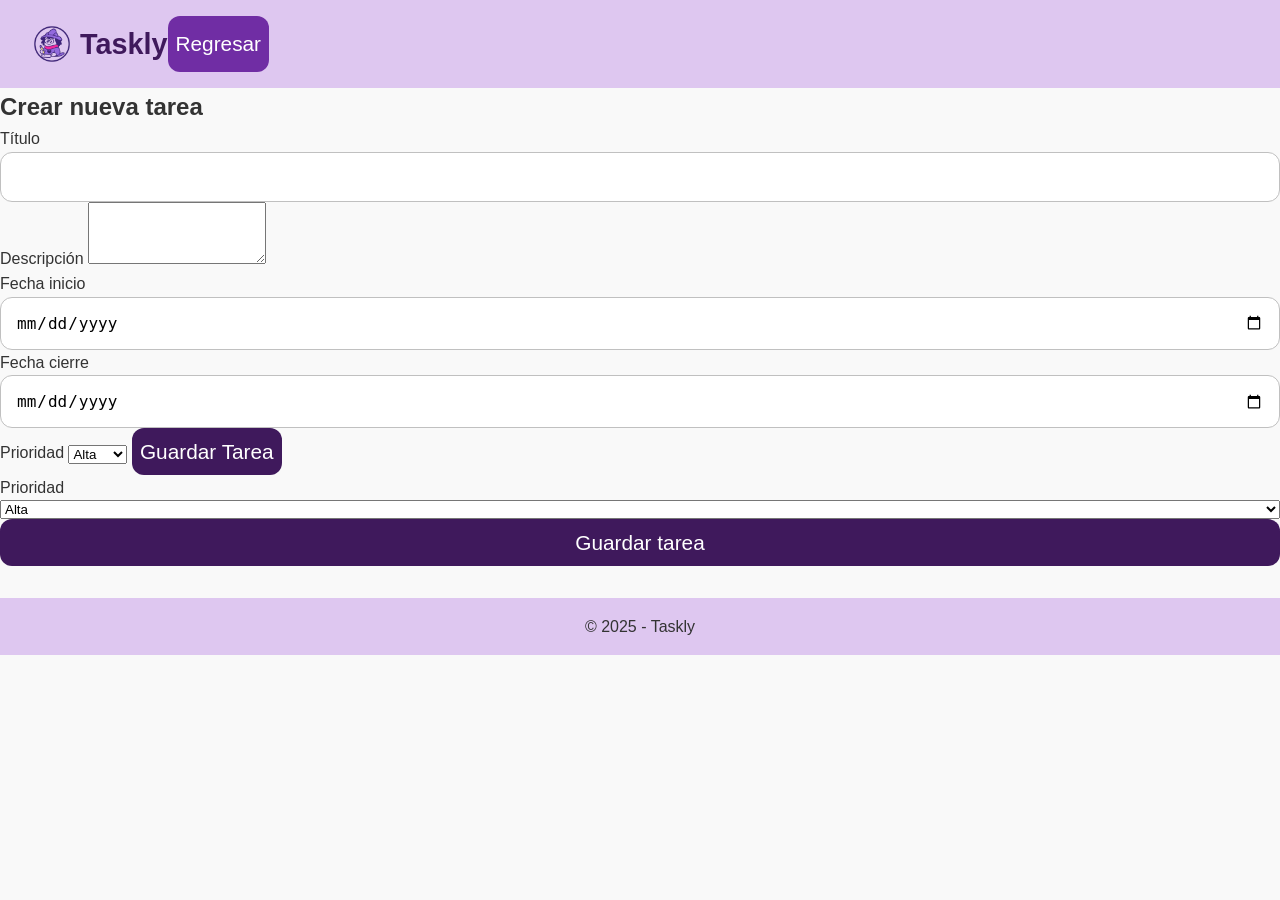
<file: add-task.html>
<!DOCTYPE html>
<html lang="es">
<head>
  <meta charset="UTF-8" />
  <meta name="viewport" content="width=device-width, initial-scale=1.0" />
  <title>add-task</title>
  <link rel="stylesheet" href="css/styles.css" />
</head>
<body>
  <!-- Header -->
  <header class="header">
    <div class="logo">
      <img src="assets/img/favicon.png" alt="Logo Taskly">
      <h1>Taskly</h1>
    </div>
    <a href="dashboard.html" class="btn-secondary">Regresar</a>
  </header>

  <!-- Formulario Crear Tarea -->
<main class="form-container">
  <h2>Crear nueva tarea</h2>
  <form id="taskForm" class="task-form">
    <label for="titulo">Título</label>
    <input type="text" id="titulo" required>

    <label for="descripcion">Descripción</label>
    <textarea id="descripcion" rows="4" required></textarea>

    <div class="form-row">
      <div>
        <label for="fechaInicio">Fecha inicio</label>
        <input type="date" id="fechaInicio" required>
      </div>
      <div>
        <label for="fechaCierre">Fecha cierre</label>
        <input type="date" id="fechaCierre" required>
      </div>
    </div>

    <label for="prioridad">Prioridad</label>
    <select id="prioridad" required>
      <option value="Alta">Alta</option>
      <option value="Media">Media</option>
      <option value="Baja">Baja</option>
    </select>

    <button type="submit" class="btn-primary">Guardar Tarea</button>
  </form>
</main>

      <!-- Prioridad -->
      <label for="prioridad">Prioridad</label>
      <select id="prioridad" name="prioridad">
        <option value="alta">Alta</option>
        <option value="media">Media</option>
        <option value="baja">Baja</option>
      </select>

      <!-- Botón -->
      <button type="submit" class="btn-primary">Guardar tarea</button>
    </form>
  </main>

  <!-- Footer -->
  <footer>
    <p>© 2025 - Taskly</p>
  </footer>
</body>
</html>
</file>
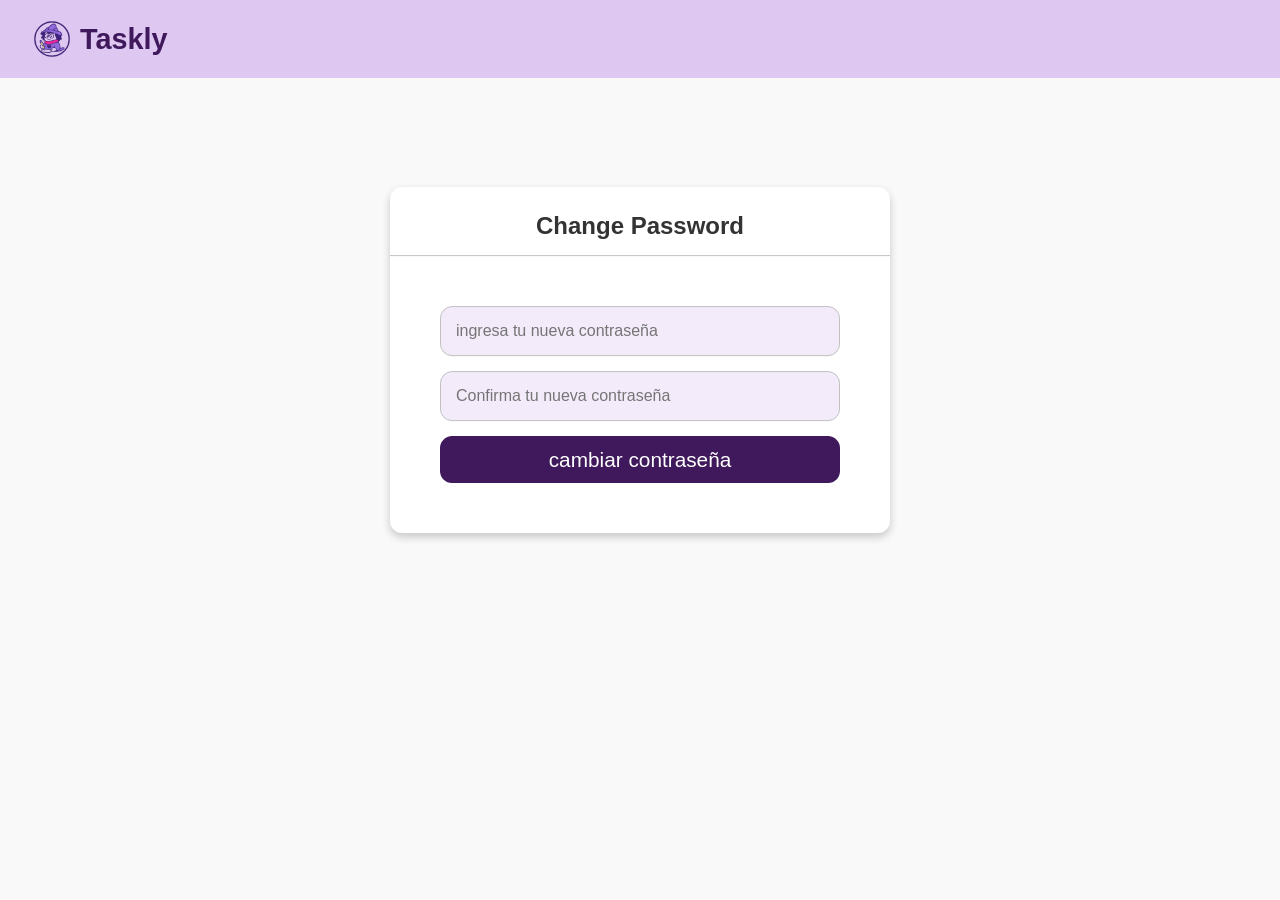
<file: confirmPassword.html>
<!DOCTYPE html>
<html lang="en">
<head>
    <meta charset="UTF-8">
    <meta name="viewport" content="width=device-width, initial-scale=1.0">
    <title>Taskly - Change Password</title>
    <link rel="stylesheet" href="css/styles.css" />
</head>
<body>
    <header>
        <div class="logo">
      <img src="assets/img/favicon.png" alt="Logo Taskly">
      <h1>Taskly</h1>
        </div>
    
    </header>

    <main class="recoverPassword">
        <h2>Change Password</h2>
        <form action="#" method="POST">
            <div>
                <div></div>
                <input type="password" id="new-password" name="new-password" required placeholder="ingresa tu nueva contraseña">
            </div>
            
            <div>
                <div></div>
                <input type="password" id="confirm-password" name="confirm-password" required placeholder="Confirma tu nueva contraseña">
            </div>
            <button type="submit" class="btn-primary">cambiar contraseña</button>
        </form>
    </main>

</body>
</html>
</file>
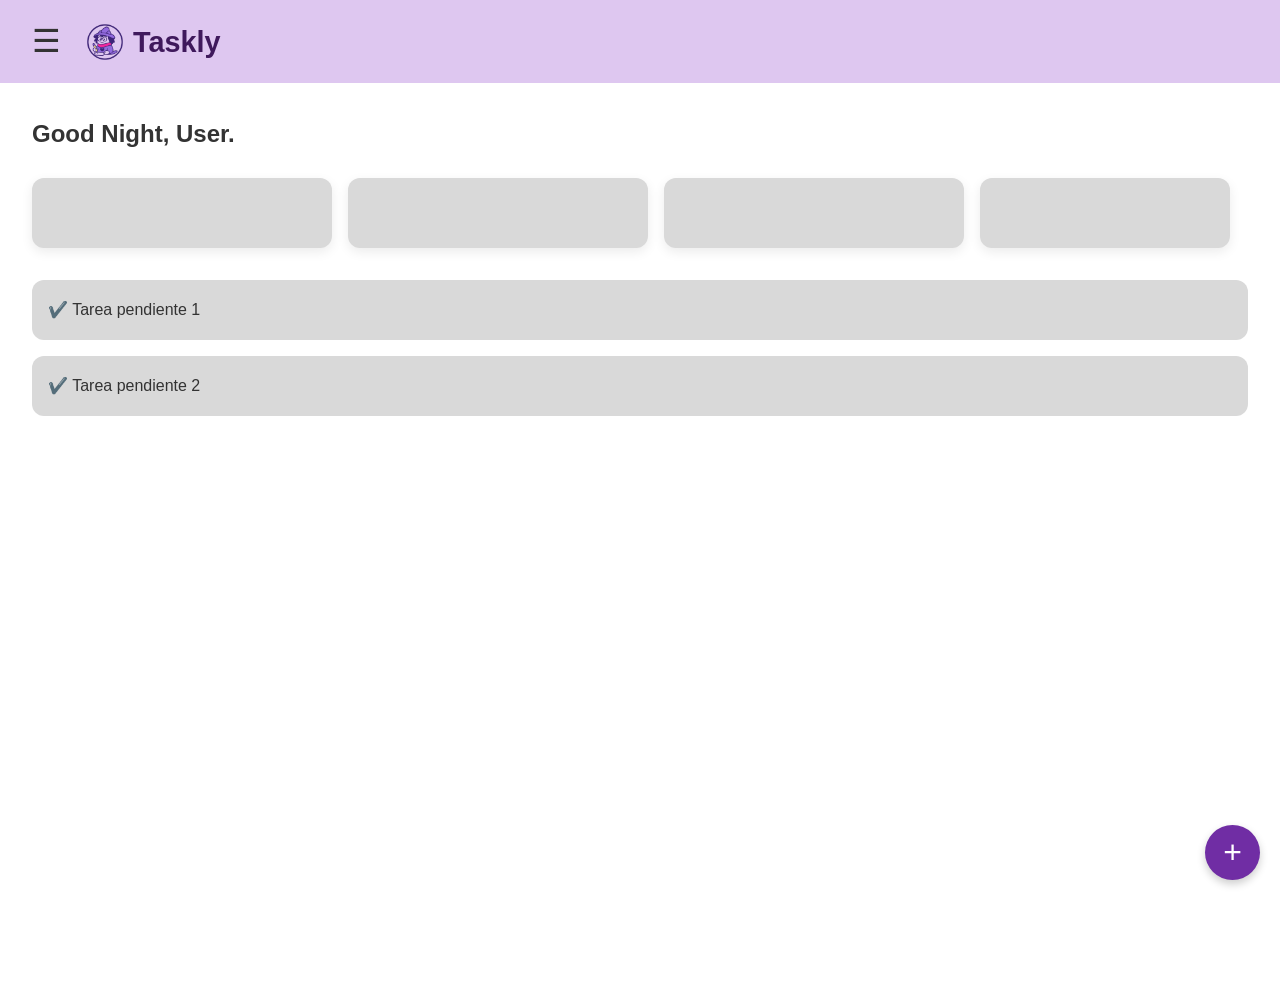
<file: dashboard.html>
<!DOCTYPE html>
<html lang="en">
<head>
    <meta charset="UTF-8">
    <meta name="viewport" content="width=device-width, initial-scale=1.0">
    <title>Taskly - Dashboard</title>
    <link rel="stylesheet" href="css/styles.css" />
    <script src="js/app.js"></script>
</head>
<body>
    <!-- Header -->
    <header>
        <div class="hamburger" onclick="toggleSidebar()">☰</div>
        <div class="logo">
            <img src="assets/img/favicon.png" alt="Logo Taskly">
            <h1>Taskly</h1>
        </div>
        
    </header>
    
  <div class="layout">
    <!-- Sidebar -->
    <div class="sidebar" id="sidebar">
      <div>
        <div class="profile">👤 User</div>
        <div class="menu">
          <a href="add-task.html">➕ Agregar tarea</a>
          <a href="#">📅 Calendario</a>
          <a href="kanban.html">🙂 Mis tareas</a>
        </div>
      </div>
      <div class="bottom">
        <a href="#">⚙️ Configuración</a>
        <a href="index.html" onclick="return confirmarLogout()">↩️ Cerrar Sesión</a>
      </div>
    </div>

    <!-- Main -->
    <div class="main">
      <h2>Good Night, User.</h2>
      <div class="cards">
        <div class="card"></div>
        <div class="card"></div>
        <div class="card"></div>
        <div class="card small"></div>
      </div>
      <div class="task">✔️ Tarea pendiente 1</div>
      <div class="task">✔️ Tarea pendiente 2</div>
    </div>
  </div>

  <!-- Floating button -->
  <div class="fab" onclick="window.location.href='add-task.html'">+</div>


  <script>
    function toggleSidebar() {
      document.getElementById("sidebar").classList.toggle("active");
    }
    </script>


    

    
</body>
</html>
</file>
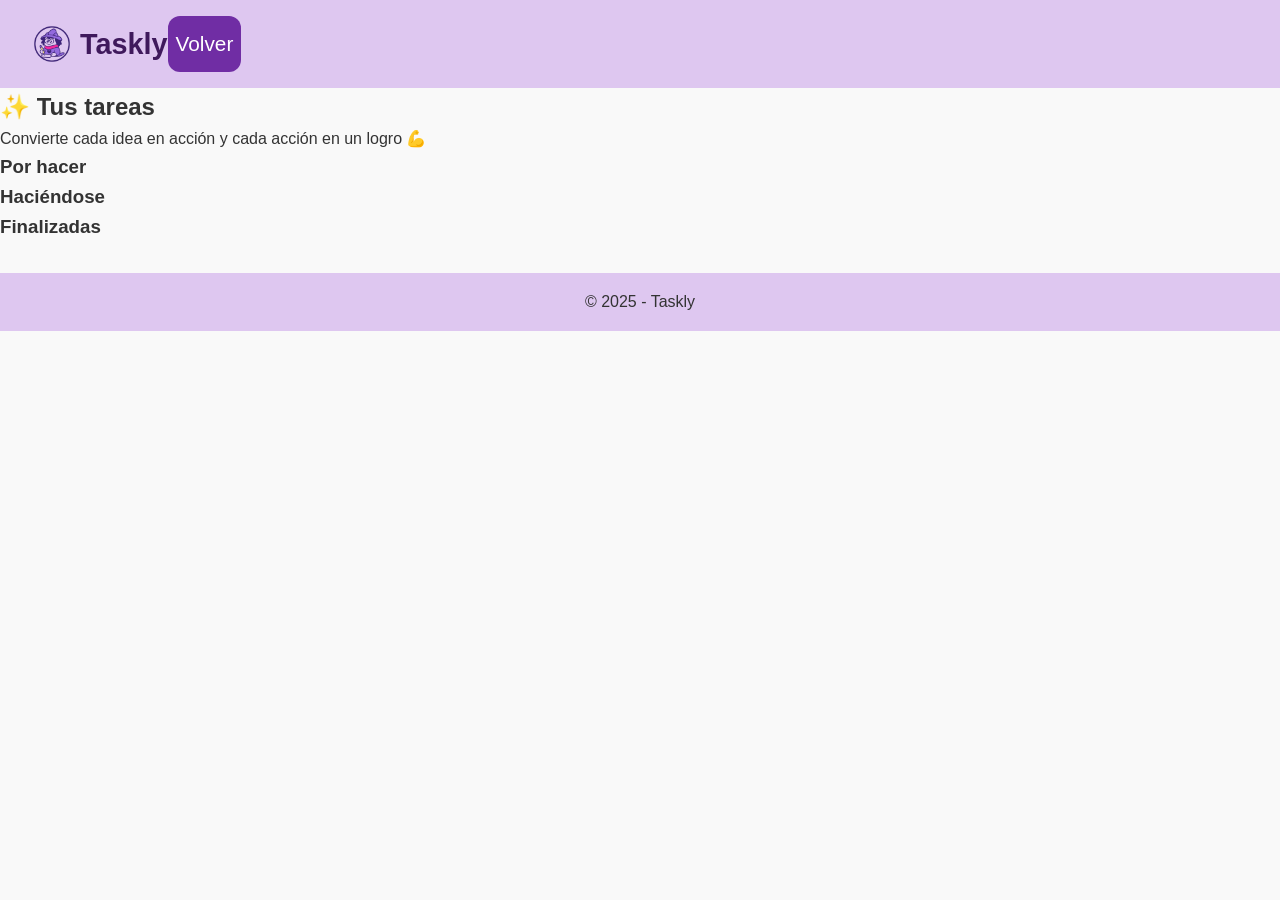
<file: kanban.html>
<!DOCTYPE html>
<html lang="es">
<head>
  <meta charset="UTF-8">
  <meta name="viewport" content="width=device-width, initial-scale=1.0">
  <title>Taskly - Kanban</title>
  <link rel="stylesheet" href="css/styles.css" />
</head>
<body>
  <!-- Header -->
  <header>
    <div class="logo">
      <img src="assets/img/favicon.png" alt="Logo Taskly">
      <h1>Taskly</h1>
    </div>

  <a href="dashboard.html" class="btn-secondary back-btn"> Volver</a>
</header>
  </header>

  <!-- Kanban board -->
<main class="kanban-container">
  <h2 class="kanban-title">✨ Tus tareas</h2>
  <p class="kanban-subtitle">Convierte cada idea en acción y cada acción en un logro 💪</p>
    

  <div class="kanban">
    <div class="kanban-column" id="todo">
      <h3>Por hacer</h3>
    </div>
    <div class="kanban-column" id="in-progress">
      <h3>Haciéndose</h3>
    </div>
    <div class="kanban-column" id="done">
      <h3>Finalizadas</h3>
    </div>
  </div>
</main>

  <!-- Footer -->
  <footer>
    <p>© 2025 - Taskly</p>
  </footer>

  <script src="js/app.js"></script>
</body>
</html>
</file>
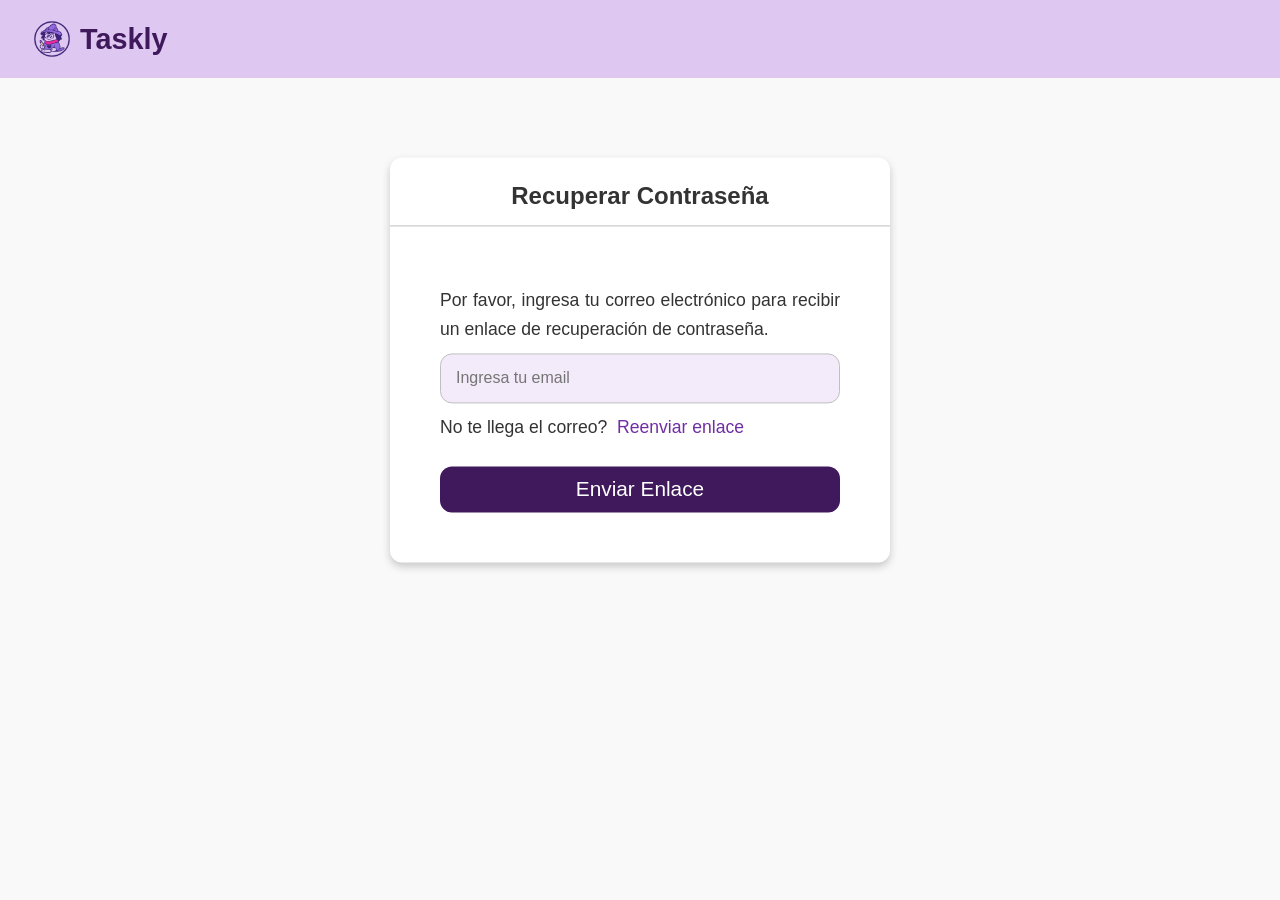
<file: recoverPassword.html>
<!DOCTYPE html>
<html lang="en">
<head>
    <meta charset="UTF-8">
    <meta name="viewport" content="width=device-width, initial-scale=1.0">
    <title>Taskly - Recover Password</title>
    <link rel="stylesheet" href="css/styles.css" />
</head>
<body>
    <header>
        <div class="logo">
      <img src="assets/img/favicon.png" alt="Logo Taskly">
      <h1>Taskly</h1>
        </div>
    
    </header>

    <main class="recoverPassword">
        <h2>Recuperar Contraseña</h2>
        <form action="#" method="POST">
            <div>
                <div class="recoverPasswordMessage">Por favor, ingresa tu correo electrónico para recibir un enlace de recuperación de contraseña.</div>
                
                <input type="email" id="email" name="email" required placeholder="Ingresa tu email">
                <div class="recoverPasswordMessage"> No te llega el correo? <a href="#" class="link">Reenviar enlace </a></div>

            </div>
            <button type="submit" class="btn-primary">Enviar Enlace</button>

        </form>
        
    </main>

</body>
</html>
</file>
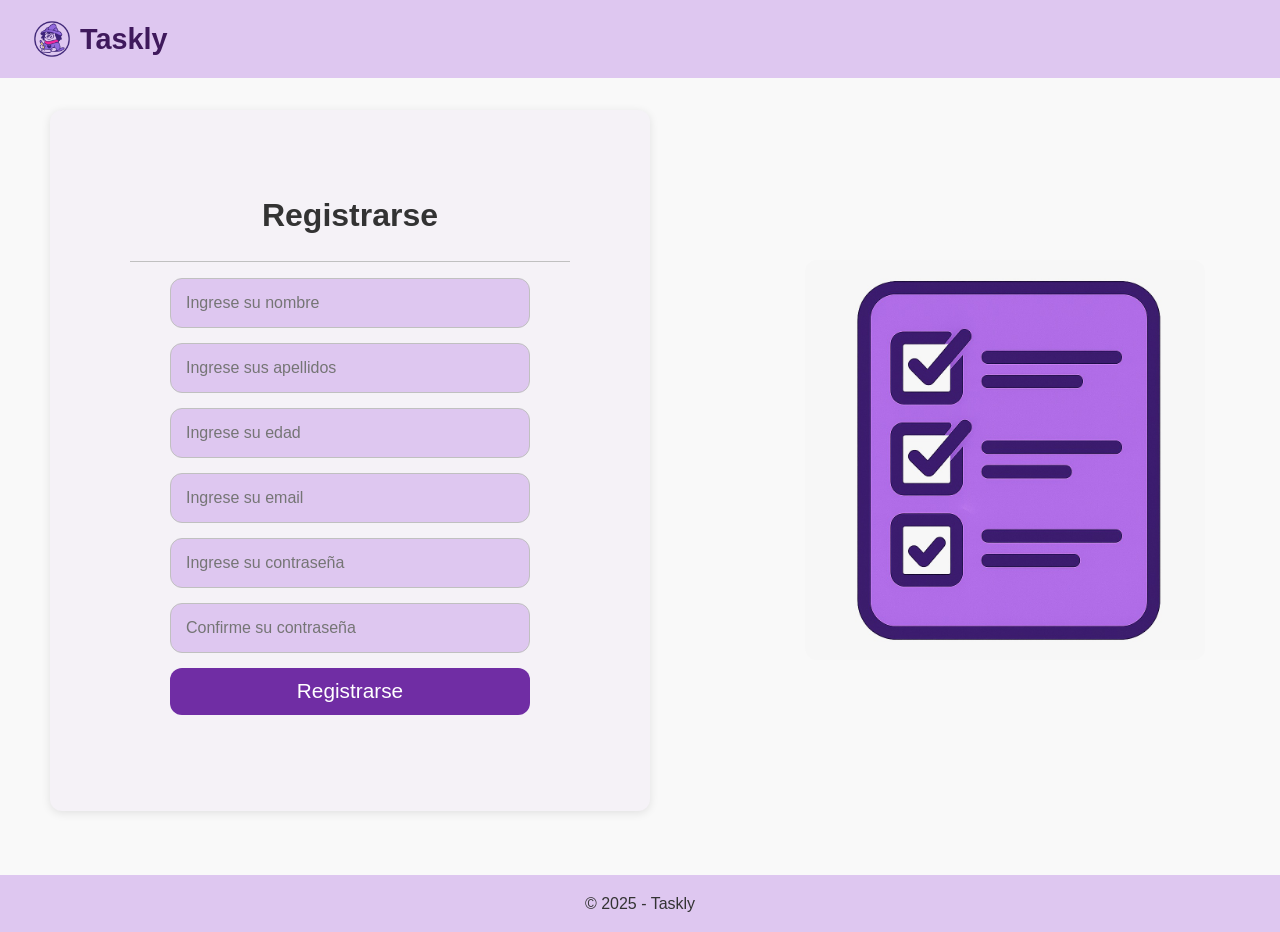
<file: register.html>
<!DOCTYPE html>
<html lang="en">
<head>
    <meta charset="UTF-8">
    <meta name="viewport" content="width=device-width, initial-scale=1.0">
    <title>Taskly - Register</title>
    <link rel="stylesheet" href="css/styles.css" />
</head>
<body>

    <header>
        <div class="logo">
      <img src="assets/img/favicon.png" alt="Logo Taskly">
      <h1>Taskly</h1>
        </div>
    
    </header>

    <main class="registro-main">
      <div class="formularioRegistro">
          <h1>Registrarse</h1>
          <form method="POST" >
              <div>
                  <input type="text" placeholder="Ingrese su nombre">
              </div>
              <div>
                  <input type="text" placeholder="Ingrese sus apellidos">
              </div>
              <div>
                  <input type="number" placeholder="Ingrese su edad">
              </div>
              <div>
                  <input type="email" placeholder="Ingrese su email">
              </div>
              <div>
                  <input type="password" placeholder="Ingrese su contraseña">
              </div>
              <div>
                  <input type="password" placeholder="Confirme su contraseña">
              </div>
              <button class="btn-secondary">Registrarse</button>
          </form>
      </div>
      <div class="hero-img">
        <img src="assets/img/registerimage.jpg" alt="Ilustración registro">
      </div>
    </main>
    <footer id="contacto">
        <p>© 2025 - Taskly</p>
    </footer>

</body>

</html>
</file>
<file: css/styles.css>
/* ==============================
   global variables
   ============================== */
:root {
  /* Colores principales */
  --color-header: #DEC7F0;
  --color-btn-primary: #3F195C;
  --color-btn-secondary: #702DA4;

  /* Texto */
  --font-family: 'Arial', sans-serif;
  --text-color: #333;
  --text-main-size: 1.2rem;
  --text-main-weight: 600;

  /* Bordes */
  --border-radius: 12px;
}

/* ==============================
   basic reset
   ============================== */
* {
  margin: 0;
  padding: 0;
  box-sizing: border-box;
  
}

/* Fondo general */
body {
  min-height: 100vh;
  display: flex;
  flex-direction: column;
  font-family: var(--font-family);
  color: var(--text-color);
  background-color: #f9f9f9;
  line-height: 1.6;
}

/* ==============================
   Header
   ============================== */
header {
  background-color: var(--color-header);
  display: flex;
  align-items: center;
  padding: 1rem 2rem;
  position: relative;
}

header .logo {
  display: flex;
  align-items: center;
  gap: 0.5rem;
}

header .logo img {
  width: 40px;
  height: auto;
}

header .logo h1 {
  font-size: 1.8rem;
  font-weight: bold;
  color: var(--color-btn-primary);
}

/* ==============================
   global buttons
   ============================== */
button,
a.btn-primary,
a.btn-secondary {
  padding: 0.7rem 0.5rem;
  border: none;
  border-radius: var(--border-radius);
  cursor: pointer;
  font-size: 1.3rem;
  color: #fff;
  text-decoration: none; 
  display: inline-block; 
  transition: background 0.3s ease;
}

/* principal button */
.btn-primary,
a.btn-primary {
  background-color: var(--color-btn-primary);
}

.btn-primary:hover,
a.btn-primary:hover {
  background-color: #2c1242;
}

/* secondary button */
.btn-secondary,
a.btn-secondary {
  background-color: var(--color-btn-secondary);
}

.btn-secondary:hover,
a.btn-secondary:hover {
  background-color: #501c73;
}


/* ==============================
   Hero
   ============================== */
.hero {
  display: flex;
  align-items: center;
  justify-content: space-between;
  padding: 3rem 5%;
  flex-wrap: wrap;
}

.hero-text {
  flex: 1;
  min-width: 300px;
  opacity: 0;
  transform: translateY(20px);
  animation: fadeInUp 1s ease forwards;
}

.hero-text h2 {
  font-size: 3rem; /* más grande */
  font-weight: bold;
  margin-bottom: 1rem;
  line-height: 1.2;
  color: #3F195C; /* color base */
}
.hero-text p {
  margin-bottom: 1.5rem;
  font-size: 1.1rem;
}

.hero-text .highlight {
  background: linear-gradient(90deg, #3F195C, #702DA4);
   font-style: italic;
}

.hero-img {
  flex: 1;
  display: flex;
  justify-content: center;
  animation: fadeInUp 1.5s ease forwards;
}

.hero-img img {
  max-width: 400px;
  width: 100%;
  border-radius: 12px;
}

/* Features Section */
.features {
  display: flex;
  justify-content: center;
  gap: 2rem;
  margin: 4rem auto;
  flex-wrap: wrap;
  max-width: 1000px;
}

.card {
  background: #fff;
  padding: 2rem 1.5rem;
  border-radius: 12px;
  box-shadow: 0 4px 12px rgba(0,0,0,0.08);
  text-align: center;
  flex: 1;
  min-width: 250px;
  max-width: 300px;
  transition: transform 0.3s ease;
}

.card:hover {
  transform: translateY(-5px);
}

.card i {
  color: #702DA4;
  margin-bottom: 1rem;
}

.card h3 {
  margin-bottom: 0.5rem;
  color: #3F195C;
}


/* Footer */
footer {
  text-align: center;
  padding: 1rem;
  background-color: #DEC7F0;
  margin-top: 2rem;
}

/* Animaciones */
@keyframes fadeInUp {
  to {
    opacity: 1;
    transform: translateY(0);
  }
}

/* estilo de enlaces */
.link {
  color: var(--color-btn-secondary); /* usa tu color secundario */
  font-weight: 500;
  text-decoration: none;
  margin-left: 0.3rem;
}

.link:hover {
  text-decoration: underline;
  color: #501c73; /* un poco más oscuro en hover */
}

/* ========================
   LOGIN PAGE
   ======================== */
.login-page {
  display: grid;
  grid-template-columns: 1fr 1fr;
  min-height: 80vh;
  align-items: center;
  gap: 15px;
  padding: 2rem;
}

.login-box {
  background-color: #f5f2f7; /* un gris muy suave para diferenciar */
  padding: 2rem;
  border-radius: var(--radius); /* usamos la misma variable de bordes */
  box-shadow: 0 4px 10px rgba(0,0,0,0.1);
}

.login-box h2 {
  font-size: 2rem;
  margin-bottom: 1.5rem;
  color: var(--primary-color); /* color principal del index */
}

.login-form input {
  display: block;
  width: 100%;
  padding: 0.8rem;
  margin-bottom: 1rem;
  border: none; /* quité el border mal definido */
  border-radius: 12px; /* más redondeado (puedes subir a 20px si lo quieres tipo "pill") */
  background-color: #DEC7F0; /* mismo color usado en el header */
  font-size: 1rem;
  color: #000;
}

.login-form input::placeholder {
  color: #555;
}

.forgot-link {
  display: block;
  font-size: 0.9rem;
  margin-bottom: 1rem;
  color: var(--secondary-color); /* coherente con botones secundarios */
  text-decoration: none;
}

.forgot-link:hover {
  text-decoration: underline;
}

.login-img img {
  width: 100%;
  max-width: 300px;
  display: block;
  margin: 0 auto;
  border-radius: var(--radius); 
}



.registro-main {
  flex: 1;
  display: flex;
  align-items: center;
  justify-content: center;
  gap: 5rem;
  padding: 2rem 0;
  
  
  
}

.formularioRegistro{
    width: 600px;
    margin-left: 50px;
    background-color: white;
    padding: 5rem;
    border-radius: var(--border-radius);
    box-shadow: 0 2px 10px rgba(0, 0, 0, 0.1);
    background-color: #f5f2f7;
    flex-direction: column;
    gap: 15px;
}

.formularioRegistro h1{
    padding: 0 0 20px 0;
    text-align: center;
    border-bottom: 1px solid silver;
}

input{
    width: 100%;
    padding: 15px;
    border: 1px solid silver;
    border-radius: var(--border-radius);
    font-size: 1rem;
}

.formularioRegistro form{
  padding: 1rem 40px;
    display: flex;
    flex-direction: column;
    gap: 15px;
    
}

.formularioRegistro input{
  background-color: #DEC7F0;
}

.sidebar {
  width: 220px;
  height: 100vh;
  background: #e4adf5;
  display: flex;
  flex-direction: column;
  justify-content: space-between;
  padding: 20px 15px;
  position: fixed;
  padding-top: 80px;
  
  top: 0;
  transition: transform 0.3s ease-in-out;
  transform: translateX(-100%);
  transition: transform 0.3s ease-in-out;
}


.layout {
  display: flex; /* divide la pantalla en dos  */
  min-height: 100vh;
}

.sidebar .profile {
  font-weight: bold;
  font-size: 1.5rem;
  margin-bottom: 2rem;
  display: flex;
  align-items: center;
  gap: 0.5rem;
}

.sidebar .menu {
  display: flex;
  flex-direction: column;
  gap: 1rem;
}

.sidebar .menu a {
  text-decoration: none;
  color: var(--text-color);
  font-size: 1rem;
  display: flex;
  align-items: center;
  gap: 0.5rem;
  font-weight: bold;

}

.sidebar .menu a:hover {
  color: purple;
}

.sidebar .bottom {
  display: flex;
  flex-direction: column;
  gap: 1rem;
}

.sidebar .bottom a {
  text-decoration: none;
  color: var(--text-color);
  font-size: 1rem;
  display: flex;
  align-items: center;
  gap: 0.5rem;
  font-weight: bold;
}

.sidebar .bottom a:hover {
  color: purple;
}

.main {
  flex: 1;
  margin-left: 0;
  background: #fff;
  padding: 2rem;
  display: flex;
  flex-direction: column;
  transform: margin-left 0.3s ease;
}

.main h2 {
  margin-bottom: 1.5rem;
  font-size: 1.5rem;
  font-weight: var(--text-main-weight);
}

.cards {
  display: flex;
  gap: 1rem;
  margin-bottom: 2rem;
}

.card {
  flex: 1;
  height: 70px;
  background: #d9d9d9;
  border-radius: var(--border-radius);
}

.card.small {
  width: 60px;
  flex: none;
}

/* Bloques de tareas */
.task {
  background: #d9d9d9;
  border-radius: var(--border-radius);
  height: 60px;
  margin-bottom: 1rem;
  display: flex;
  align-items: center;
  padding: 0 1rem;
  font-size: 1rem;
}

/* Botón flotante */
.fab {
  position: fixed;
  bottom: 20px;
  right: 20px;
  width: 55px;
  height: 55px;
  border-radius: 50%;
  background: var(--color-btn-secondary);
  color: #fff;
  font-size: 2rem;
  display: flex;
  align-items: center;
  justify-content: center;
  cursor: pointer;
  box-shadow: 0 4px 8px rgba(0,0,0,0.2);
  transition: background 0.3s ease;
}

.fab:hover {
  background: var(--color-btn-primary);
}

.hamburger {
  position: relative;
  margin-right: 1.5rem;
  font-size: 2rem;
  cursor: pointer;
  z-index: 2;
  display: block;
}

/* Oculta el botón hamburguesa cuando la sidebar está activa en desktop */
@media (min-width: 768px) {
  .sidebar.active ~ .main ~ .fab ~ .hamburger,
  .sidebar.active ~ .main ~ .hamburger {
    display: none;
  }
}

.sidebar.active {
  transform: translateX(0);
}

@media (min-width: 768px) {
  .sidebar.active ~ .main {
    margin-left: 220px;
  }
}

.recoverPassword {

  position: absolute;
  top: 40%;
  left: 50%;
  transform: translate(-50%, -50%);
  width: 500px; 
  box-shadow: 0 4px 8px rgba(0, 0, 0, 0.2);
  background-color: #fff;
  border-radius: var(--border-radius);

  
}

.recoverPassword h2 {
  text-align: center;
  padding: 20px 0 10px 0;
  border-bottom: 1px solid silver;
}

.recoverPassword form {
  display: flex;
  flex-direction: column;
  padding: 10px 40px;
  gap: 15px;
  padding: 50px;
  
}

.recoverPasswordMessage {
  text-align: justify;
  margin-top: 10px;
  margin-bottom: 10px;
  font-size: 1.1rem;
  font-style: bold;
}

.recoverPassword input {
  padding: 15px;
  border: 1px solid silver;
  border-radius: var(--border-radius);
  font-size: 1rem;
  background-color: #F3EBFA;
}
</file>
